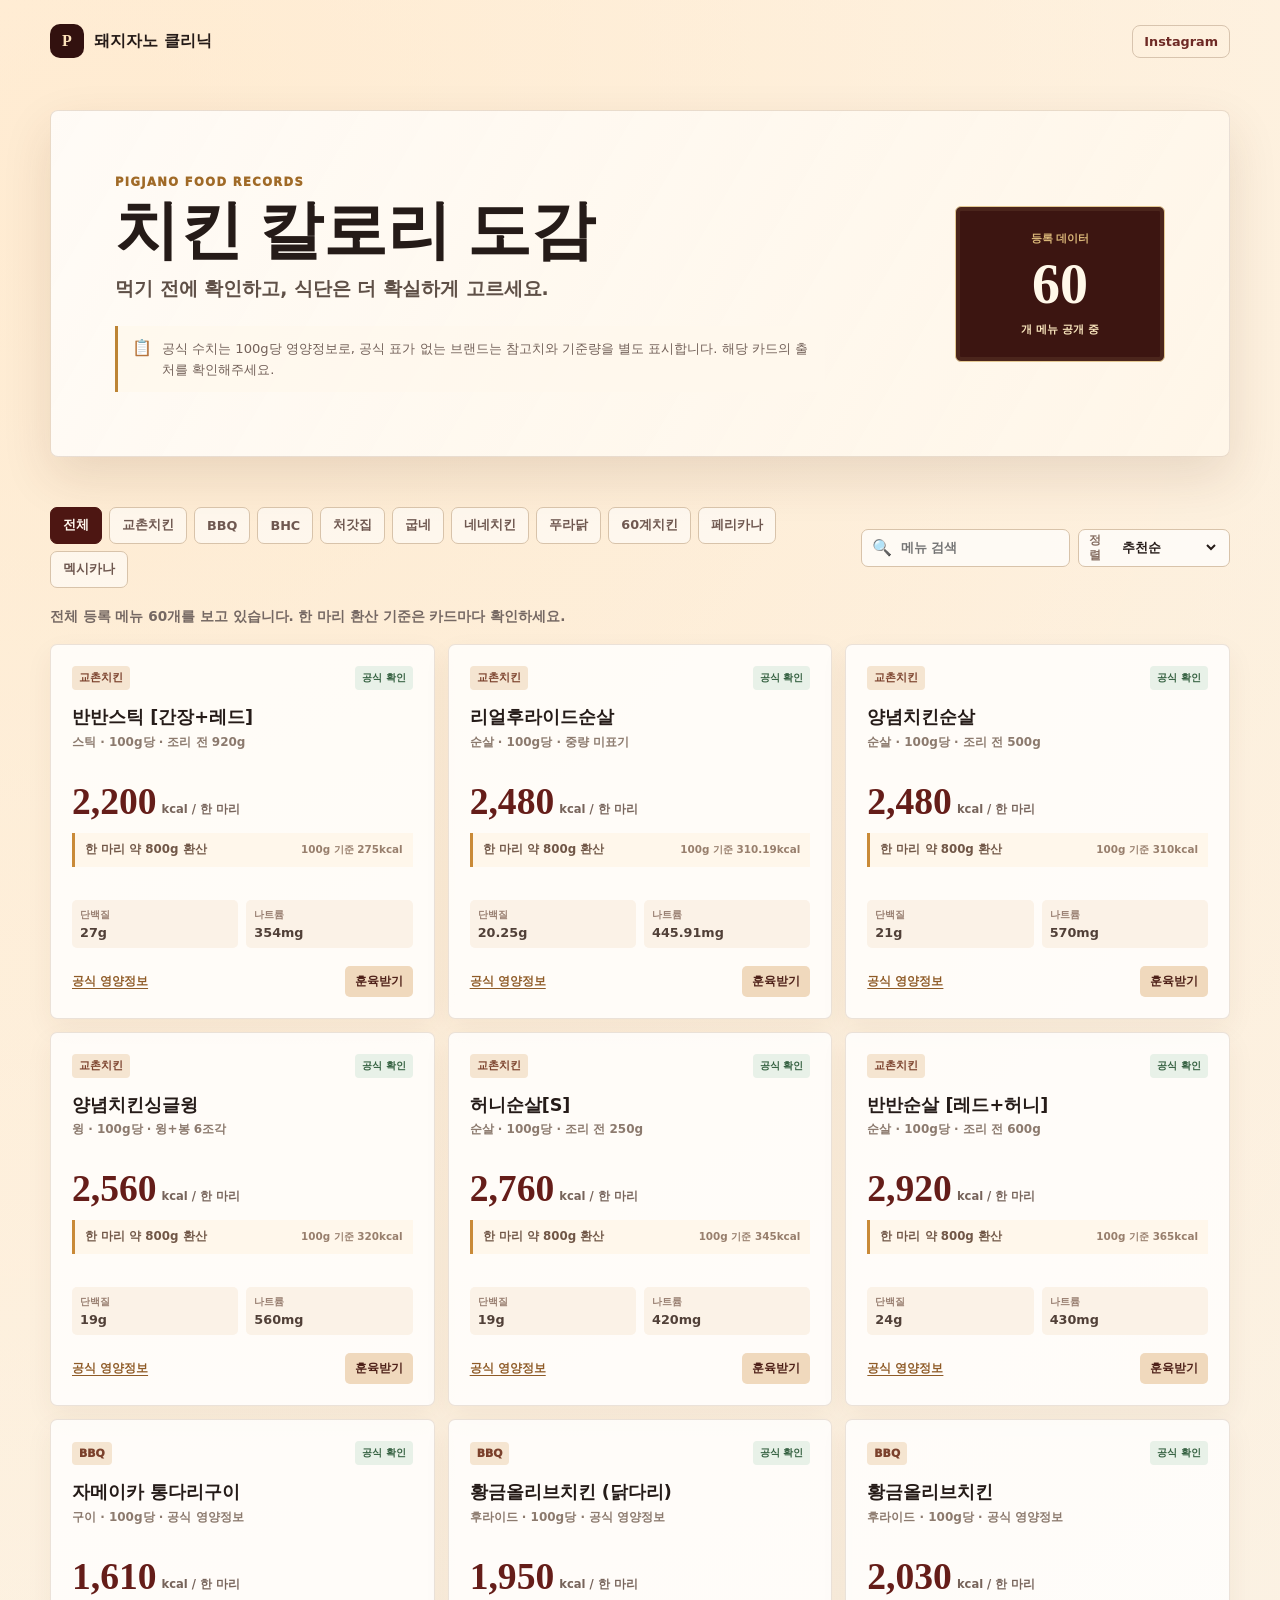
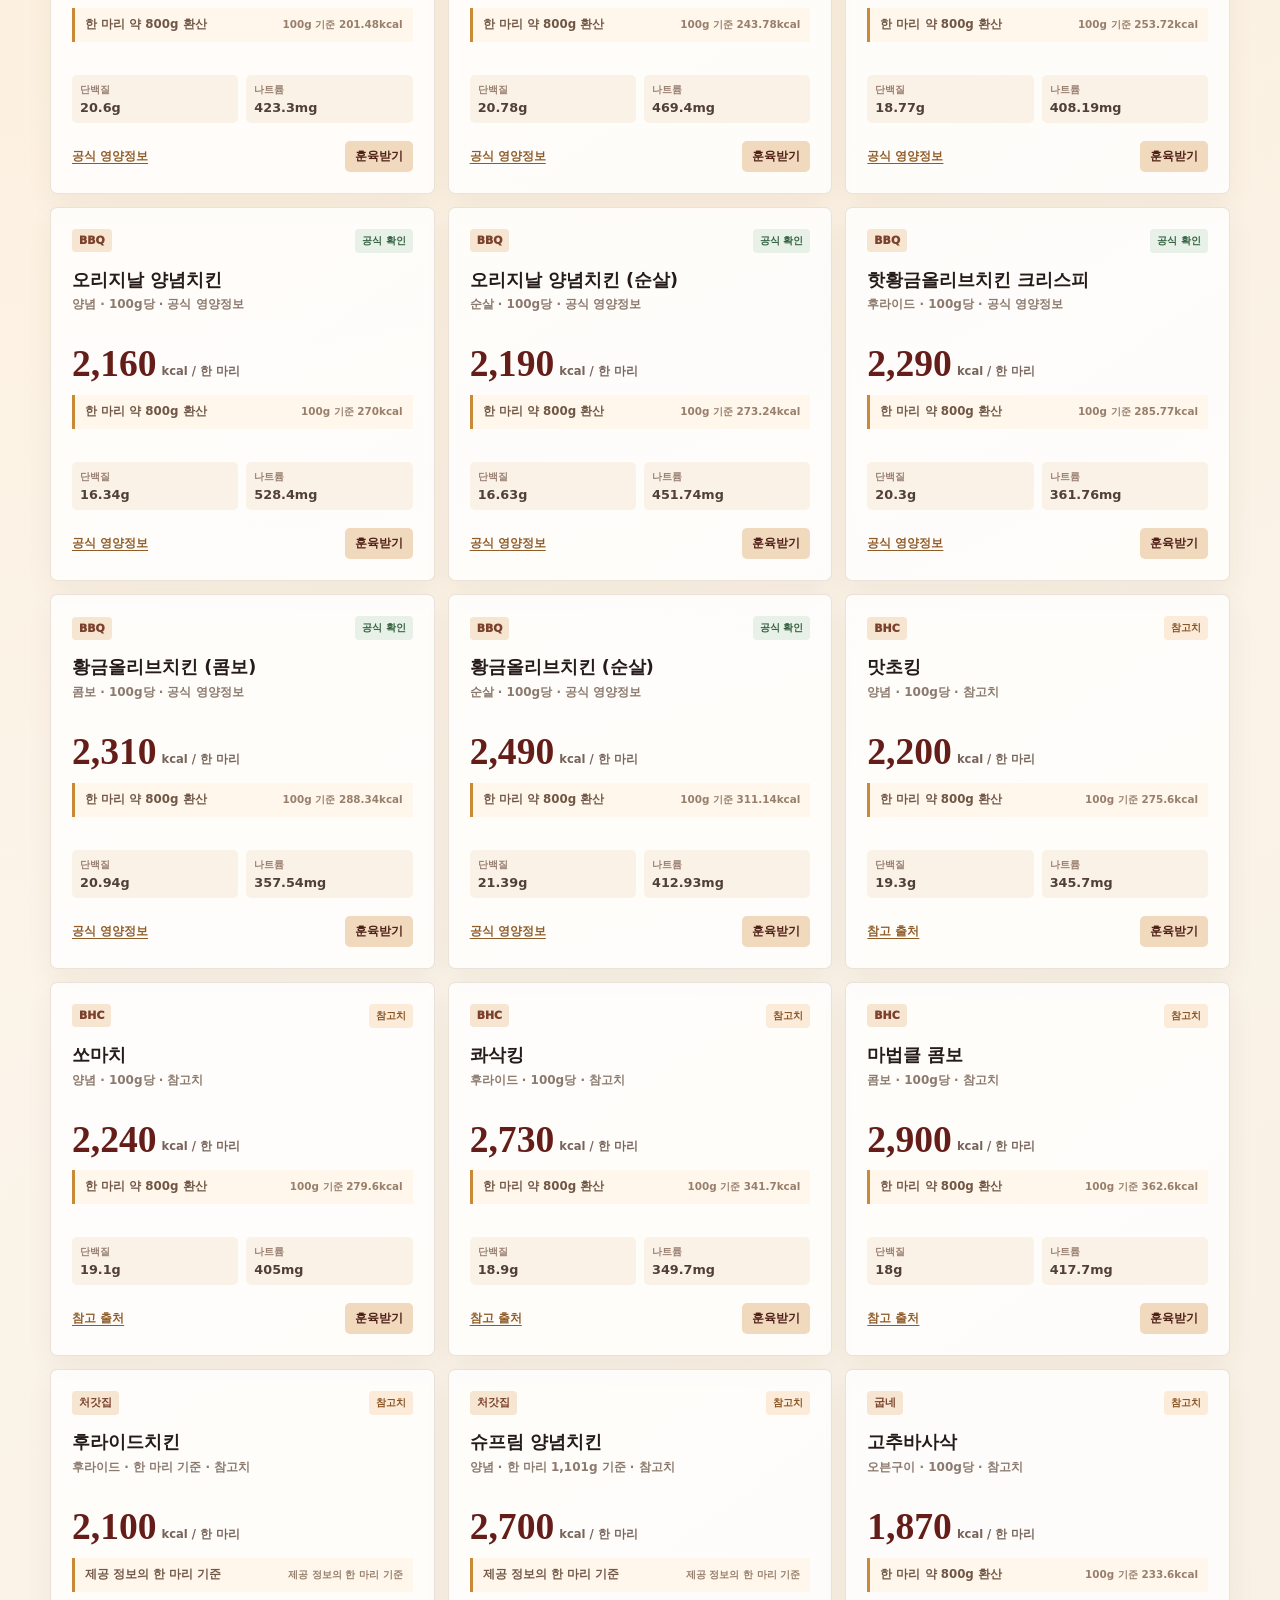
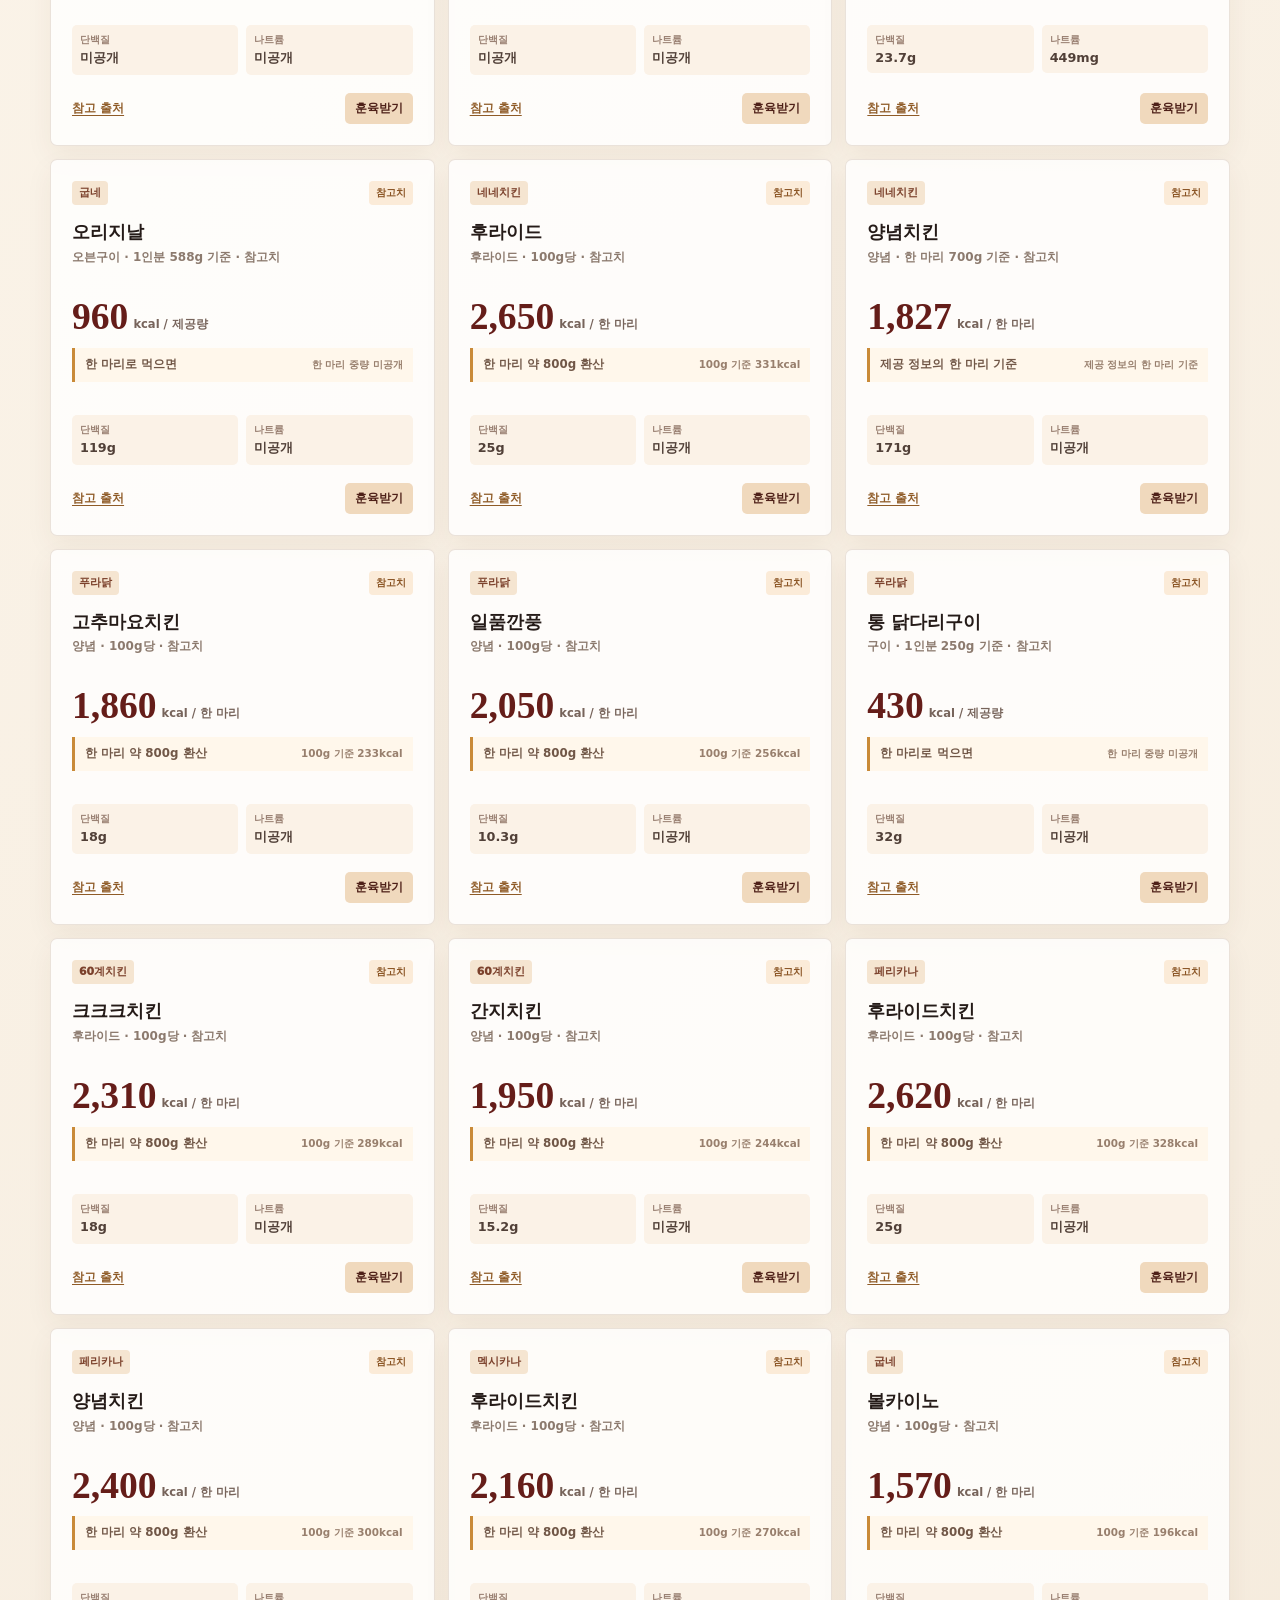
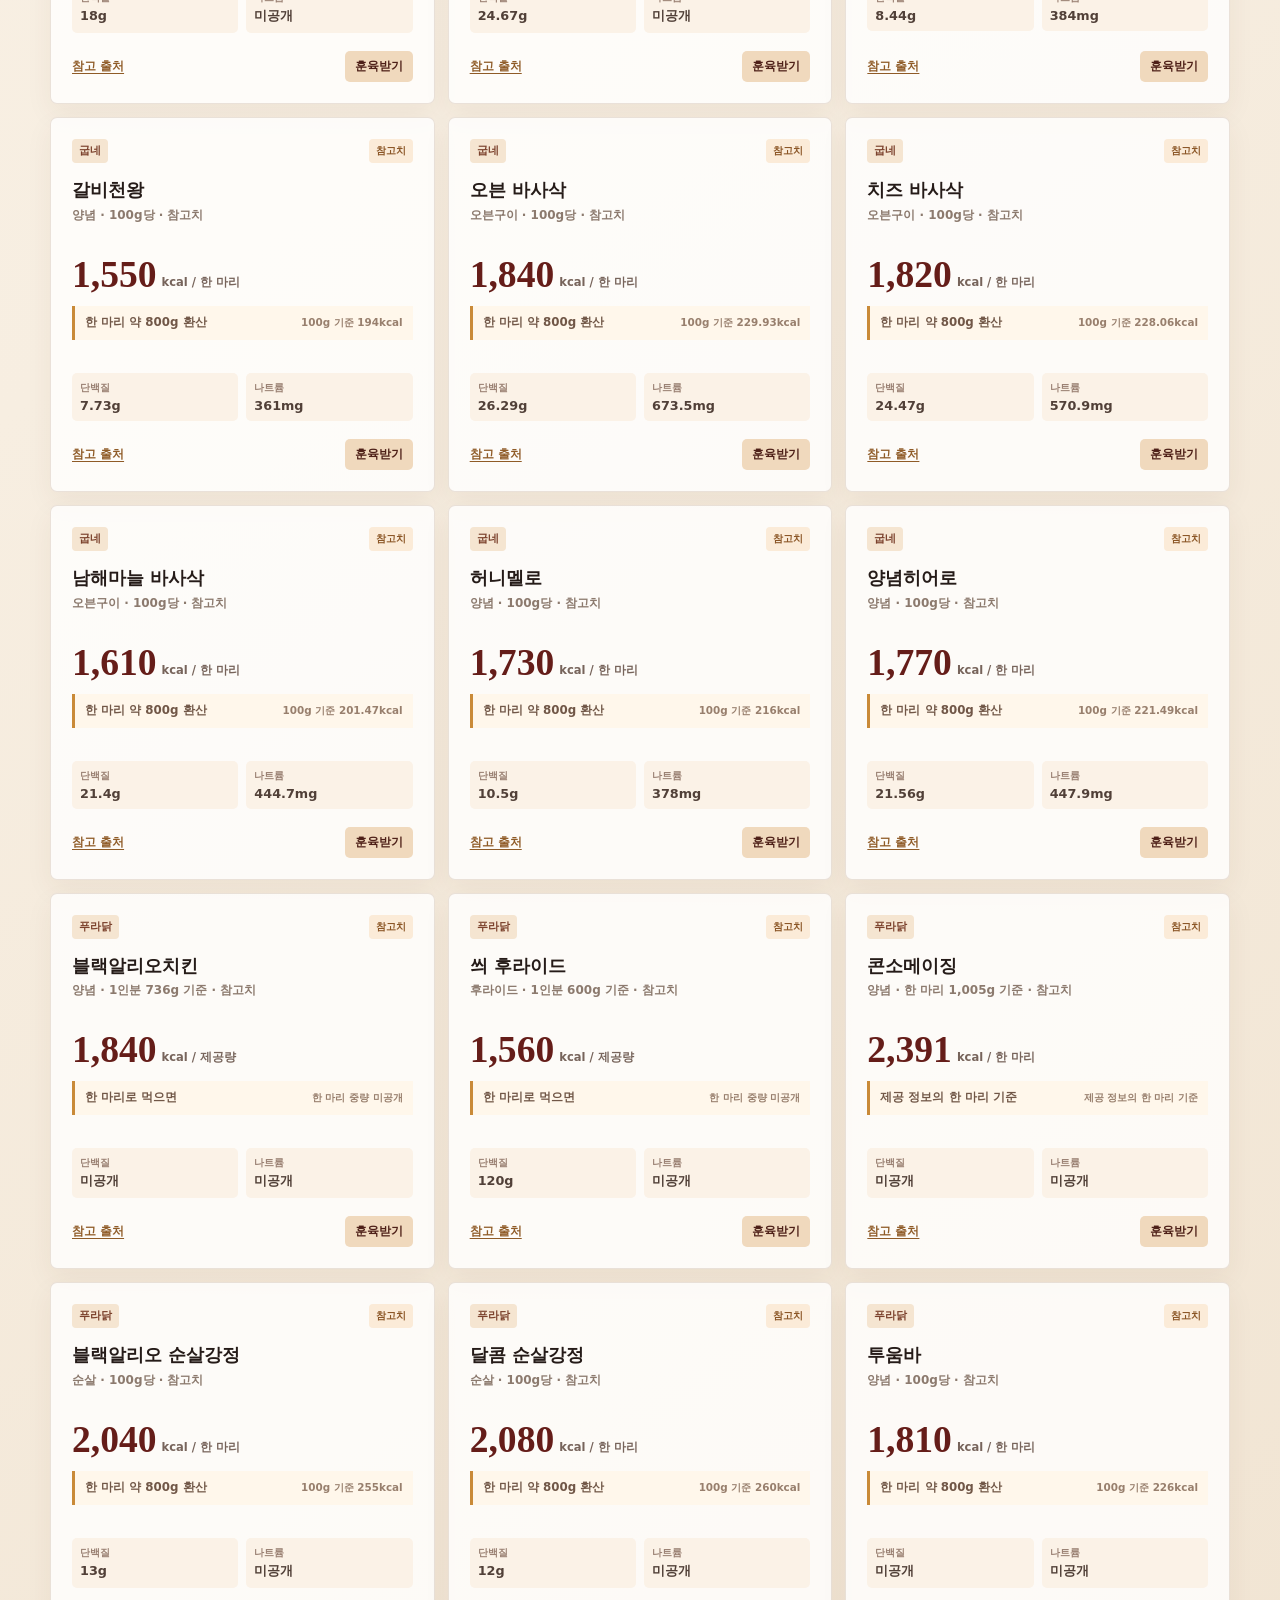
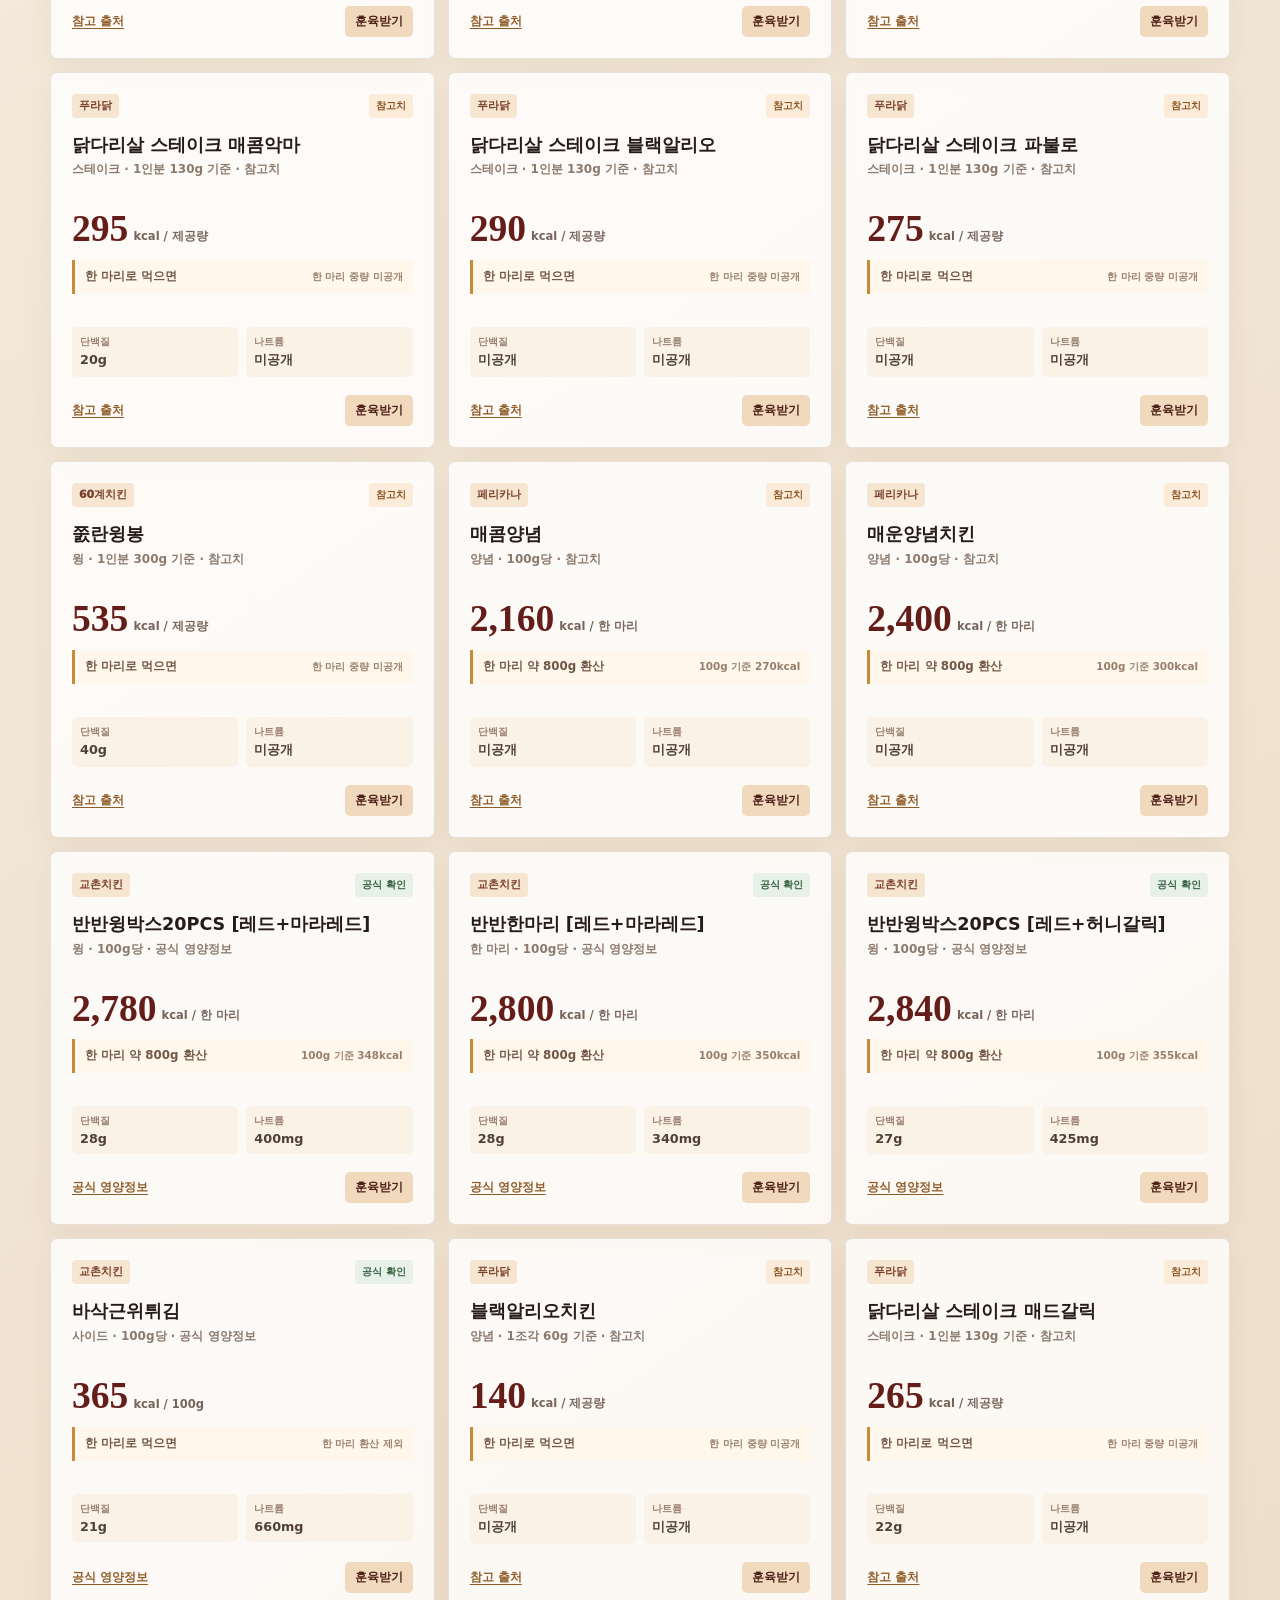
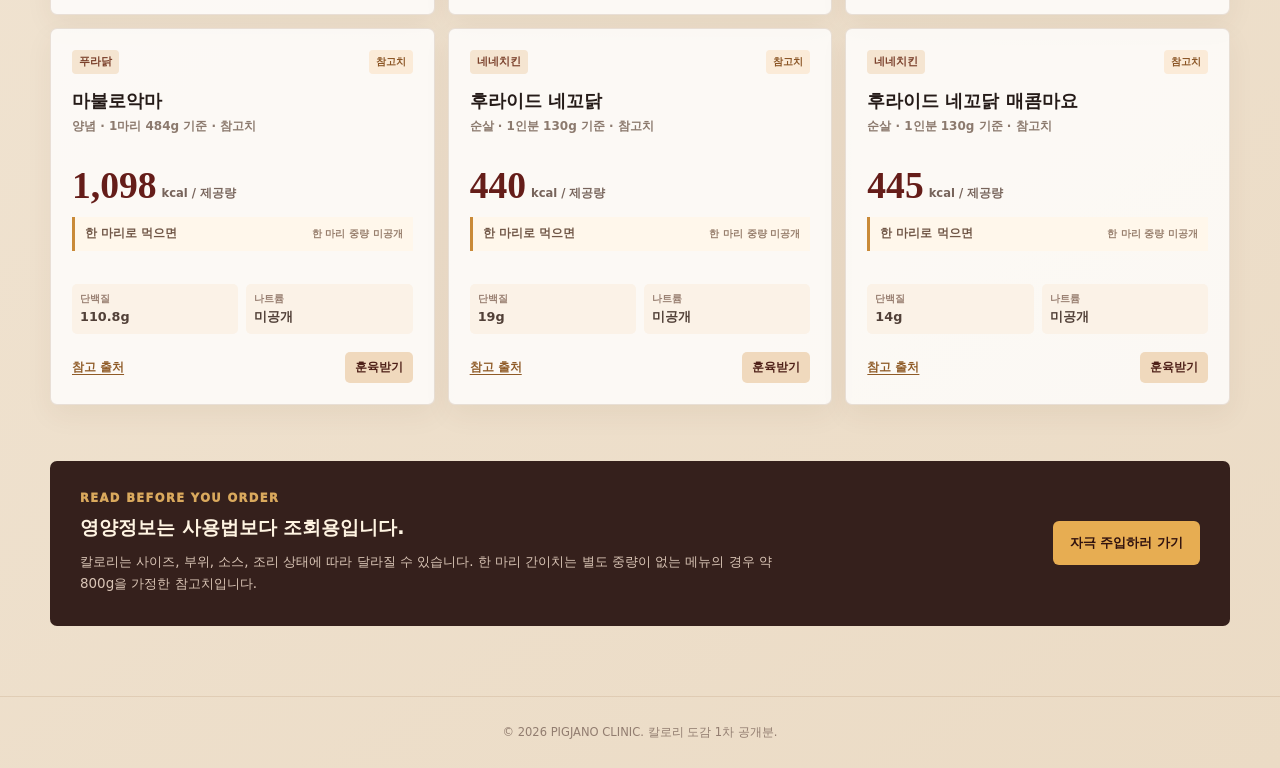
<file: chicken-calorie.html>
<!doctype html>
<html lang="ko">
  <head>
    <meta charset="UTF-8" />
    <meta name="viewport" content="width=device-width, initial-scale=1.0" />
    <meta name="description" content="&#48652;&#47004;&#46300; &#52824;&#53416; &#47700;&#45684;&#51032; &#52860;&#47196;&#47532;&#47484; &#48372;&#45716; &#46076;&#51648;&#51088;&#45432; &#52824;&#53416; &#52860;&#47196;&#47532; &#46020;&#44048;" />
    <title>&#52824;&#53416; &#52860;&#47196;&#47532; &#46020;&#44048; | &#46076;&#51648;&#51088;&#45432;</title>
    <link rel="stylesheet" href="chicken-calorie.css?v=20260711-brands" />
  </head>
  <body>
    <header class="topbar">
      <a class="home-link" href="index.html" aria-label="&#46076;&#51648;&#51088;&#45432; &#53364;&#47532;&#45769;&#51004;&#47196; &#46028;&#50500;&#44032;&#44592;"><span class="home-mark">P</span><span>&#46076;&#51648;&#51088;&#45432; &#53364;&#47532;&#45769;</span></a>
      <a class="instagram-mini" href="https://www.instagram.com/pigjano/" target="_blank" rel="noopener noreferrer">Instagram</a>
    </header>
    <main>
      <section class="guide-hero" aria-labelledby="guideTitle">
        <div class="hero-copy">
          <p class="eyebrow">PIGJANO FOOD RECORDS</p>
          <h1 id="guideTitle">&#52824;&#53416; &#52860;&#47196;&#47532; &#46020;&#44048;</h1>
          <p class="hero-lead">&#47673;&#44592; &#51204;&#50640; &#54869;&#51064;&#54616;&#44256;, &#49885;&#45800;&#51008; &#45908; &#54869;&#49892;&#54616;&#44172; &#44256;&#47476;&#49464;&#50836;.</p>
          <div class="hero-note"><span>&#128203;</span><p>&#44277;&#49885; &#49688;&#52824;&#45716; 100g&#45817; &#50689;&#50577;&#51221;&#48372;&#47196;, &#44277;&#49885; &#54364;&#44032; &#50630;&#45716; &#48652;&#47004;&#46300;&#45716; &#52280;&#44256;&#52824;&#50752; &#44592;&#51456;&#47049;&#51012; &#48324;&#46020; &#54364;&#49884;&#54633;&#45768;&#45796;. &#54644;&#45817; &#52852;&#46300;&#51032; &#52636;&#52376;&#47484; &#54869;&#51064;&#54644;&#51452;&#49464;&#50836;.</p></div>
        </div>
        <aside class="hero-stat" aria-label="&#54788;&#51116; &#46321;&#47197; &#47700;&#45684; &#49688;"><span>&#46321;&#47197; &#45936;&#51060;&#53552;</span><strong id="menuCount">0</strong><small>&#44060; &#47700;&#45684; &#44277;&#44060; &#51473;</small></aside>
      </section>
      <section class="catalog" aria-label="&#52824;&#53416; &#52860;&#47196;&#47532; &#47785;&#47197;">
        <div class="catalog-tools">
          <div class="brand-filters" id="brandFilters" aria-label="&#48652;&#47004;&#46300; &#54596;&#53552;"></div>
          <div class="search-sort">
            <label class="search-box" for="menuSearch"><span aria-hidden="true">&#128269;</span><input id="menuSearch" type="search" placeholder="&#47700;&#45684; &#44160;&#49353;" autocomplete="off" /></label>
            <label class="sort-box" for="menuSort"><span>&#51221;&#47148;</span><select id="menuSort"><option value="default">&#52628;&#52380;&#49692;</option><option value="low">&#45230;&#51008; &#52860;&#47196;&#47532;&#49692;</option><option value="high">&#45458;&#51008; &#52860;&#47196;&#47532;&#49692;</option><option value="protein">&#45800;&#48177;&#51656; &#45458;&#51008; &#49692;</option></select></label>
          </div>
        </div>
        <p class="result-summary" id="resultSummary" aria-live="polite"></p>
        <div class="menu-grid" id="menuGrid"></div>
        <div class="empty-state" id="emptyState" hidden><span>&#128203;</span><h2>&#52286;&#45716; &#47700;&#45684;&#44032; &#50630;&#49845;&#45768;&#45796;.</h2><p>&#45796;&#47480; &#47700;&#45684;&#47749;&#51060;&#45208; &#48652;&#47004;&#46300;&#47484; &#44160;&#49353;&#54644;&#48372;&#49464;&#50836;.</p></div>
      </section>
      <section class="catalog-notice">
        <div><p class="eyebrow">READ BEFORE YOU ORDER</p><h2>&#50689;&#50577;&#51221;&#48372;&#45716; &#49324;&#50857;&#48277;&#48372;&#45796; &#51312;&#54924;&#50857;&#51077;&#45768;&#45796;.</h2><p>&#52860;&#47196;&#47532;&#45716; &#49324;&#51060;&#51592;, &#48512;&#50948;, &#49548;&#49828;, &#51312;&#47532; &#49345;&#53468;&#50640; &#46384;&#46972; &#45804;&#46972;&#51656; &#49688; &#51080;&#49845;&#45768;&#45796;. &#54620; &#47560;&#47532; &#44036;&#51060;&#52824;&#45716; &#48324;&#46020; &#51473;&#47049;&#51060; &#50630;&#45716; &#47700;&#45684;&#51032; &#44221;&#50864; &#50557; 800g&#51012; &#44032;&#51221;&#54620; &#52280;&#44256;&#52824;&#51077;&#45768;&#45796;.</p></div>
        <a class="discipline-cta" href="index.html#doseGrid">&#51088;&#44537; &#51452;&#51077;&#54616;&#47084; &#44032;&#44592;</a>
      </section>
    </main>
    <footer>&copy; 2026 PIGJANO CLINIC. &#52860;&#47196;&#47532; &#46020;&#44048; 1&#52264; &#44277;&#44060;&#48516;.</footer>
    <script src="chicken-calorie.js?v=20260712-whole-chicken-v4"></script>
  </body>
</html>
</file>
<file: chicken-calorie.css>
:root {
  --ink: #251b18;
  --muted: #756863;
  --cream: #fff8ed;
  --paper: #fffdf9;
  --line: #ead9c5;
  --wine: #651d19;
  --red: #cf3c32;
  --gold: #b28136;
  --shadow: 0 20px 50px rgba(80, 42, 18, 0.12);
}

* { box-sizing: border-box; }

body {
  min-width: 320px;
  margin: 0;
  color: var(--ink);
  font-family: Inter, Pretendard, "Noto Sans KR", system-ui, sans-serif;
  background:
    radial-gradient(circle at 8% 2%, rgba(255, 218, 171, 0.46), transparent 28%),
    linear-gradient(145deg, #fffaf2 0%, #f7eee1 54%, #ebdbc5 100%);
}

button, input, select { font: inherit; }

.topbar {
  width: min(1180px, calc(100% - 40px));
  min-height: 82px;
  margin: auto;
  display: flex;
  align-items: center;
  justify-content: space-between;
}

.home-link, .instagram-mini { color: var(--ink); text-decoration: none; font-weight: 900; }
.home-link { display: inline-flex; align-items: center; gap: 10px; }
.home-mark { width: 34px; height: 34px; display: grid; place-items: center; border-radius: 10px; background: #32110f; color: #ffe4bc; font-family: Georgia, serif; }
.instagram-mini { padding: 8px 11px; border: 1px solid #d8c4ae; border-radius: 8px; color: #6e2a25; font-size: .8rem; }

main { width: min(1180px, calc(100% - 40px)); margin: 28px auto 0; }
.guide-hero { display: grid; grid-template-columns: minmax(0, 1fr) 210px; gap: 26px; padding: clamp(30px, 5vw, 66px); border: 1px solid rgba(119, 70, 33, 0.16); border-radius: 8px; background: linear-gradient(120deg, rgba(255,255,255,.8), rgba(255,248,236,.72)); box-shadow: var(--shadow); }
.eyebrow { margin: 0 0 10px; color: #a06a27; font-size: .72rem; font-weight: 950; letter-spacing: .12em; }
h1, h2, p { margin-top: 0; }
h1 { margin-bottom: 13px; font-size: clamp(2.1rem, 5vw, 4.5rem); line-height: 1; letter-spacing: 0; font-family: Georgia, "Noto Serif KR", serif; }
.hero-lead { margin-bottom: 24px; color: #5f5047; font-size: clamp(1rem, 2vw, 1.18rem); font-weight: 700; }
.hero-note { display: flex; gap: 10px; max-width: 710px; padding: 12px 14px; border-left: 3px solid #bd8434; background: rgba(255, 249, 237, .78); }
.hero-note p { margin: 0; color: #736159; font-size: .82rem; line-height: 1.6; }
.hero-stat { align-self: center; padding: 24px 16px; border: 1px solid #e3c892; border-radius: 6px; background: #3c1511; color: #f8e4bc; text-align: center; box-shadow: inset 0 0 0 4px rgba(255,220,153,.08); }
.hero-stat span, .hero-stat small { display: block; font-weight: 800; }
.hero-stat span { font-size: .7rem; color: #d9b678; }
.hero-stat strong { display: block; margin: 6px 0; color: #fff8e9; font-size: 3.5rem; font-family: Georgia, serif; }
.hero-stat small { font-size: .7rem; }

.catalog { padding: 50px 0 30px; }
.catalog-tools { display: flex; align-items: center; justify-content: space-between; gap: 18px; }
.brand-filters { display: flex; flex-wrap: wrap; gap: 7px; }
.brand-filter { border: 1px solid #d8c3aa; border-radius: 7px; padding: 9px 12px; background: rgba(255,255,255,.56); color: #6f5850; font-size: .8rem; font-weight: 900; cursor: pointer; }
.brand-filter.is-active { border-color: #4d1612; background: #4d1612; color: #fff8ee; }
.search-sort { display: flex; gap: 8px; }
.search-box, .sort-box { display: flex; align-items: center; gap: 7px; min-height: 38px; border: 1px solid #d8c3aa; border-radius: 7px; padding: 0 10px; background: rgba(255,255,255,.7); }
.search-box input, .sort-box select { min-width: 0; border: 0; outline: 0; background: transparent; color: var(--ink); font-size: .82rem; font-weight: 800; }
.search-box input { width: 160px; }
.sort-box span { color: #846c60; font-size: .72rem; font-weight: 900; }
.result-summary { min-height: 24px; margin: 20px 0 12px; color: var(--muted); font-size: .85rem; font-weight: 750; }
.menu-grid { display: grid; grid-template-columns: repeat(3, minmax(0, 1fr)); gap: 13px; }
.menu-card { display: flex; flex-direction: column; min-height: 258px; padding: 21px; border: 1px solid rgba(134, 90, 52, .16); border-radius: 7px; background: rgba(255,255,255,.8); box-shadow: 0 10px 28px rgba(86, 45, 20, .06); }
.card-head { display: flex; align-items: center; justify-content: space-between; gap: 8px; }
.brand-tag { padding: 5px 7px; border-radius: 4px; background: #f5e5d1; color: #7b412c; font-size: .68rem; font-weight: 950; }
.type-tag { color: #9a8173; font-size: .7rem; font-weight: 800; }
.source-status { padding: 5px 7px; border-radius: 4px; background: #e8f1e8; color: #356141; font-size: .65rem; font-weight: 950; }
.source-status.is-reference { background: #fbebd8; color: #8b5626; }
.menu-card h2 { margin: 16px 0 4px; font-size: 1.1rem; line-height: 1.35; }
.weight { min-height: 22px; color: #8c7a6e; font-size: .75rem; font-weight: 700; }
.calorie-row { display: flex; align-items: end; gap: 5px; margin: 17px 0; }
.calorie-row strong { color: var(--wine); font-family: Georgia, "Noto Serif KR", serif; font-size: 2.35rem; line-height: .9; }
.calorie-row span { padding-bottom: 2px; color: #77645b; font-size: .72rem; font-weight: 900; }
.whole-target { display: flex; align-items: center; justify-content: space-between; gap: 8px; margin: -3px 0 17px; padding: 9px 10px; border-left: 3px solid #c98a38; background: #fff7eb; color: #715747; font-size: .74rem; font-weight: 800; }
.whole-target strong { color: #8e3d25; font-size: 1rem; }
.whole-target small { color: #987f6d; font-size: .65rem; font-weight: 800; text-align: right; }
.nutrition { display: grid; grid-template-columns: 1fr 1fr; gap: 8px; margin-bottom: 18px; }
.nutrition div { padding: 8px; border-radius: 5px; background: #fbf2e7; }
.nutrition dt { margin-bottom: 3px; color: #9a8173; font-size: .65rem; font-weight: 900; }
.nutrition dd { margin: 0; color: #514038; font-size: .8rem; font-weight: 900; }
.card-links { display: flex; align-items: center; justify-content: space-between; gap: 8px; margin-top: auto; }
.source-link { color: #8f5b27; font-size: .73rem; font-weight: 900; text-decoration: underline; text-underline-offset: 3px; }
.discipline-link { padding: 8px 10px; border-radius: 5px; background: #f0d9bd; color: #4e2018; font-size: .72rem; font-weight: 950; text-decoration: none; }
.empty-state { padding: 56px 20px; border: 1px dashed #cfb89c; border-radius: 7px; color: #78665d; text-align: center; }
.empty-state span { font-size: 2rem; }
.empty-state h2 { margin: 10px 0 5px; font-size: 1.1rem; }
.empty-state p { margin: 0; font-size: .85rem; }

.catalog-notice { display: flex; align-items: center; justify-content: space-between; gap: 28px; margin: 26px 0 70px; padding: 30px; border-radius: 7px; background: #35201c; color: #fff4e2; }
.catalog-notice h2 { margin-bottom: 10px; font-size: 1.2rem; }
.catalog-notice > div > p:not(.eyebrow) { max-width: 720px; margin-bottom: 0; color: #dac5b6; font-size: .84rem; line-height: 1.7; }
.catalog-notice .eyebrow { color: #daa95d; }
.discipline-cta { flex: 0 0 auto; padding: 13px 17px; border-radius: 6px; background: #e7ad52; color: #31130f; font-size: .82rem; font-weight: 950; text-decoration: none; }
footer { padding: 28px; border-top: 1px solid rgba(139, 95, 49, .14); color: #927d70; font-size: .72rem; text-align: center; }

@media (max-width: 820px) {
  .guide-hero { grid-template-columns: 1fr; }
  .hero-stat { justify-self: start; min-width: 190px; }
  .catalog-tools { align-items: stretch; flex-direction: column; }
  .search-sort { justify-content: space-between; }
  .menu-grid { grid-template-columns: repeat(2, minmax(0, 1fr)); }
  .catalog-notice { align-items: start; flex-direction: column; }
}

@media (max-width: 540px) {
  .topbar, main { width: min(100% - 28px, 1180px); }
  .topbar { min-height: 68px; }
  .instagram-mini { font-size: .7rem; }
  .guide-hero { padding: 27px 20px; }
  h1 { font-size: 2.35rem; }
  .search-sort { flex-direction: column; }
  .search-box input { width: 100%; }
  .menu-grid { grid-template-columns: 1fr; }
  .catalog-notice { padding: 24px 20px; }
}
</file>
